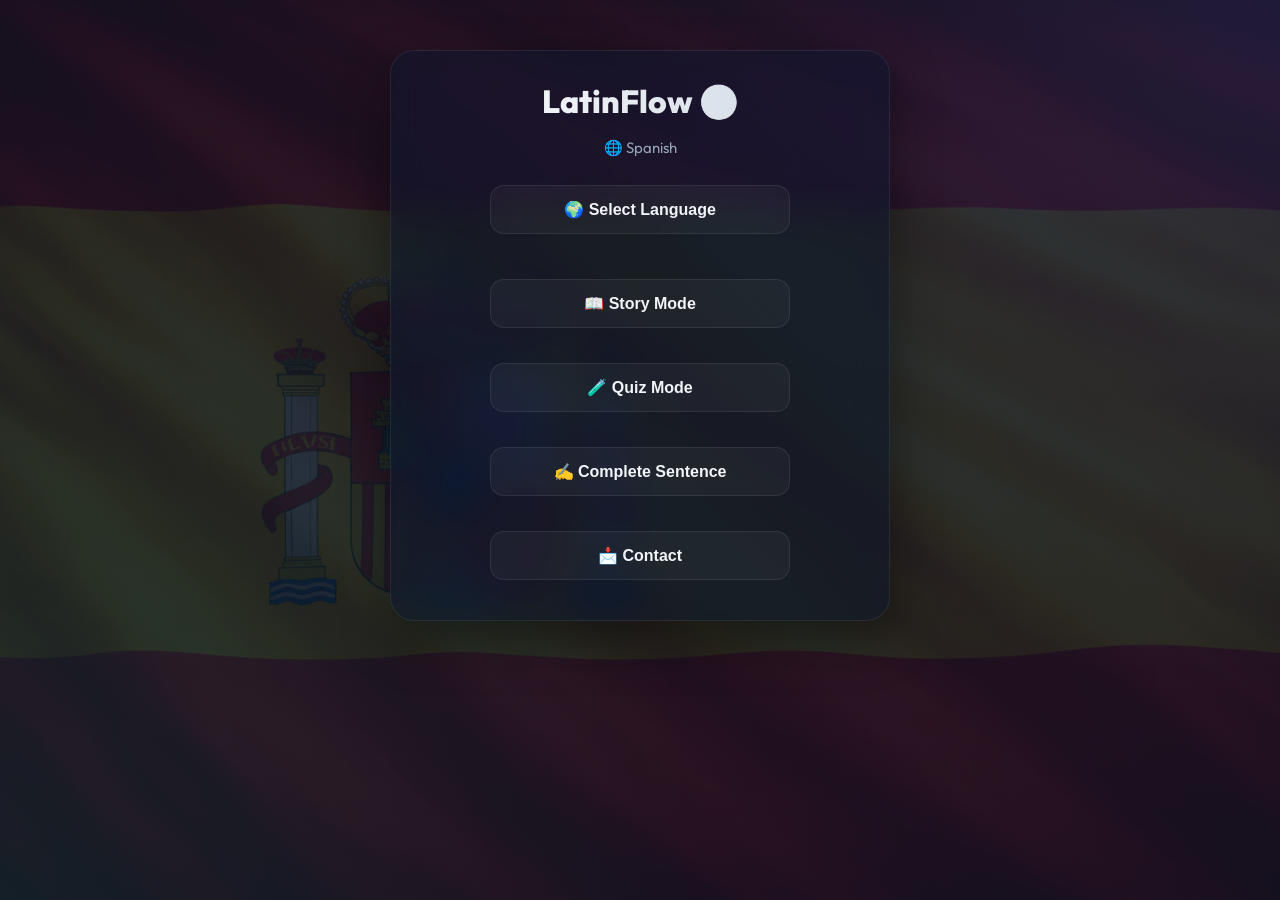
<file: index.html>
<!DOCTYPE html>
<html lang="en">
<head>
  <link rel="manifest" href="manifest.json">
  <link rel="icon" type="image/png" href="images/favicon.png">
  <meta name="apple-mobile-web-app-capable" content="yes">
  <meta name="apple-mobile-web-app-status-bar-style" content="black-translucent">
  <meta name="theme-color" content="#0f172a">
  <meta name="viewport" content="width=device-width, initial-scale=1.0">
  <title>LatinFlow</title>
  <link rel="stylesheet" href="style.css">
</head>
<body>
  <div class="flag-bg"></div>
<div class="overlay"></div>

  <div class="container">

    <!-- TITLE -->
    <h1>LatinFlow 🌍</h1>

    <!-- CURRENT LANGUAGE -->
    <p id="currentLang" class="current-lang">🌐 Loading...</p>

    <!-- SELECT LANGUAGE -->
    <button class="menu-btn" onclick="goTo('language.html')">
      🌍 Select Language
    </button>

    <!-- MAIN FEATURES -->
    <div class="level-buttons">

      <button onclick="goTo('stories.html')">
        📖 Story Mode
      </button>

      <button onclick="goTo('quiz.html')">
        🧪 Quiz Mode
      </button>

      <button onclick="goTo('sentence.html')">
        ✍️ Complete Sentence
      </button>

      <button onclick="goTo('contact.html')">
        📩 Contact
      </button>

    </div>

  </div>

  <!-- IMPORTANT -->
 <script src="config.js"></script>
<script src="script.js"></script>

  <script>
    // ===== INIT =====
    async function init() {

      const data = await loadLanguageData();

      const langName = data.language || currentLanguage || "Language";

      document.getElementById("currentLang").innerText =
        "🌐 " + capitalize(langName);
    }

    init();

    // ===== NAVIGATION =====
    function goTo(path) {
  window.location.href = path;
}

    function capitalize(str) {
      return str.charAt(0).toUpperCase() + str.slice(1);
    }
  </script>

</body>
</html>
</file>
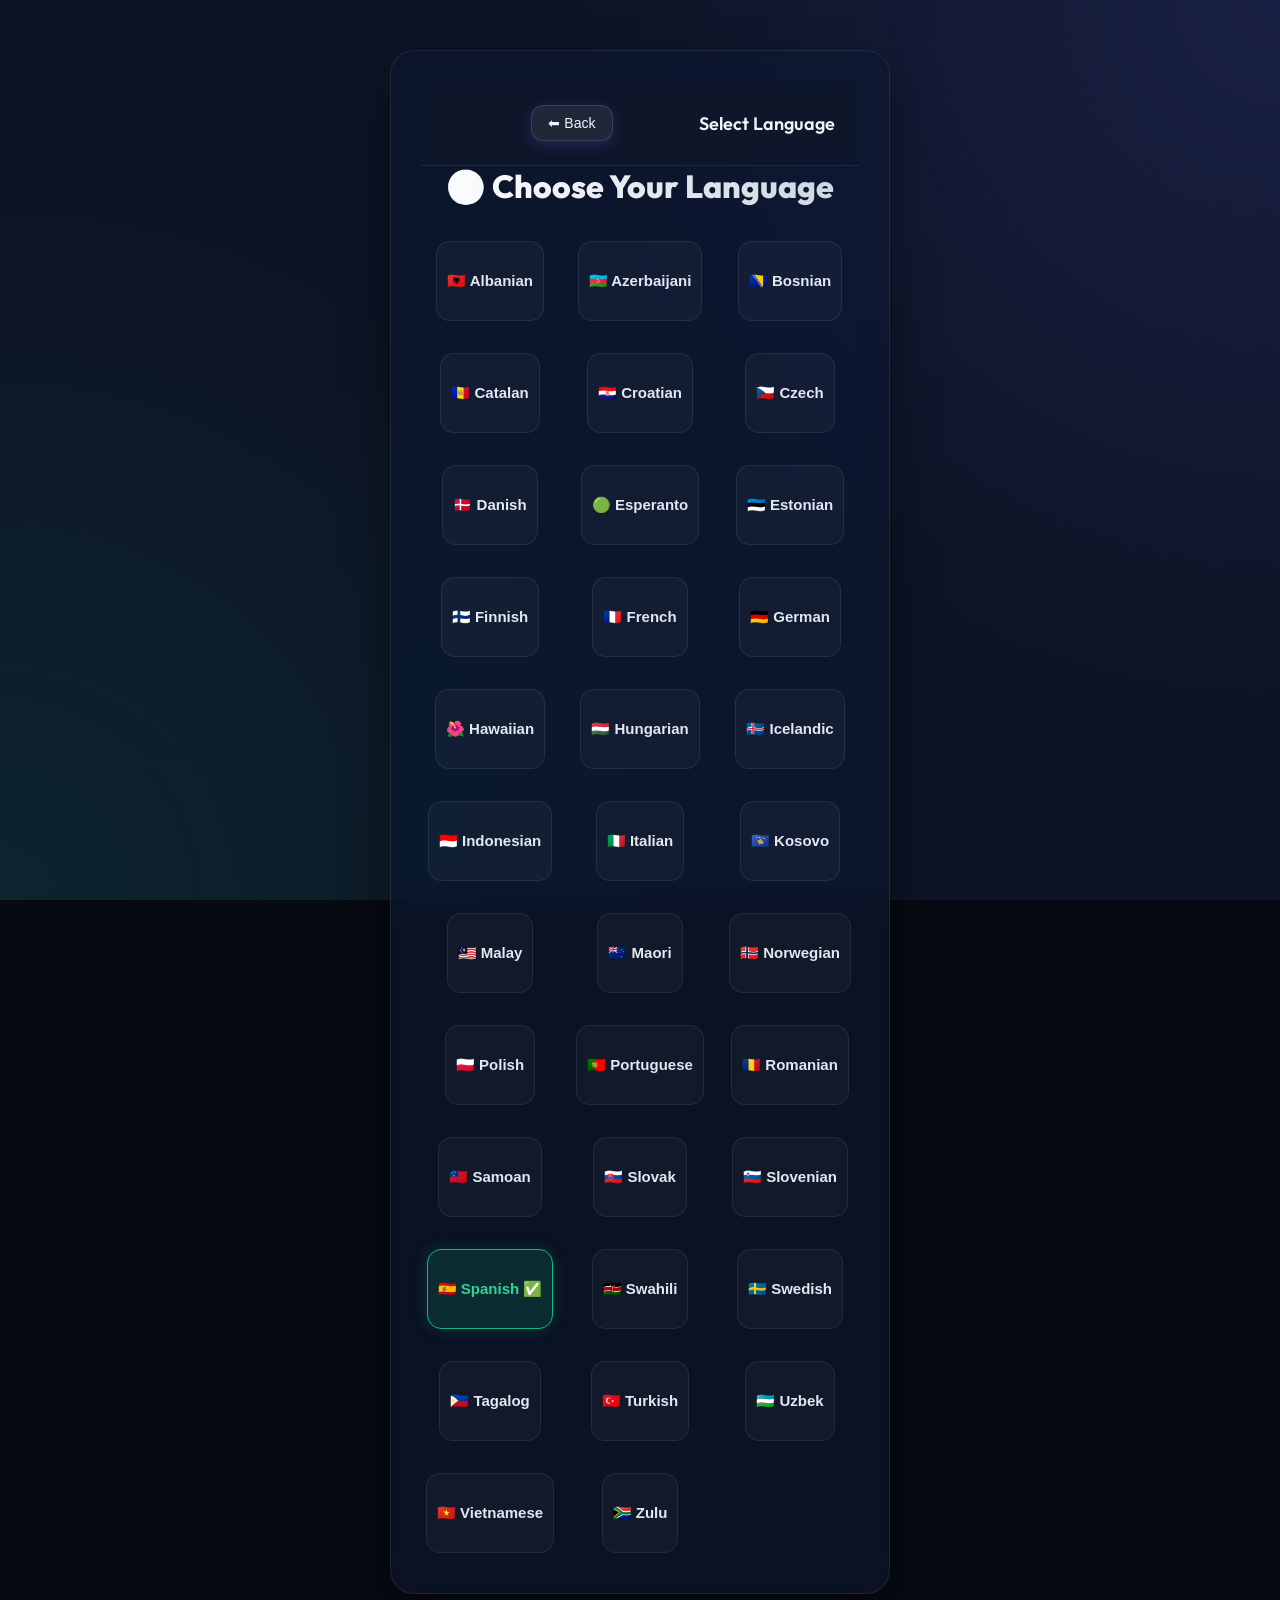
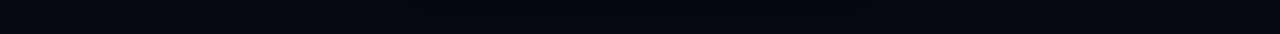
<file: language.html>
<!DOCTYPE html>
<html lang="en">
<head>
  <link rel="manifest" href="manifest.json">
  <link rel="icon" type="image/png" href="images/favicon.png">
  <meta name="apple-mobile-web-app-capable" content="yes">
  <meta name="apple-mobile-web-app-status-bar-style" content="black-translucent">
  <meta name="theme-color" content="#0f172a">
  <meta name="viewport" content="width=device-width, initial-scale=1.0">
  <title>Select Language | LatinFlow</title>
  <link rel="stylesheet" href="style.css">
</head>
<body>

<div class="container">

  <!-- TOP BAR -->
  <div class="topbar">
    <button class="back-btn" onclick="goBack()">⬅ Back</button>
    <h2>Select Language</h2>
  </div>

  <h1>🌍 Choose Your Language</h1>

  <div id="langGrid" class="lang-grid"></div>

</div>

<script src="config.js"></script>
<script src="language.js"></script>

<script>
function goBack() {
  window.history.back();
}
</script>

</body>
</html>
</file>
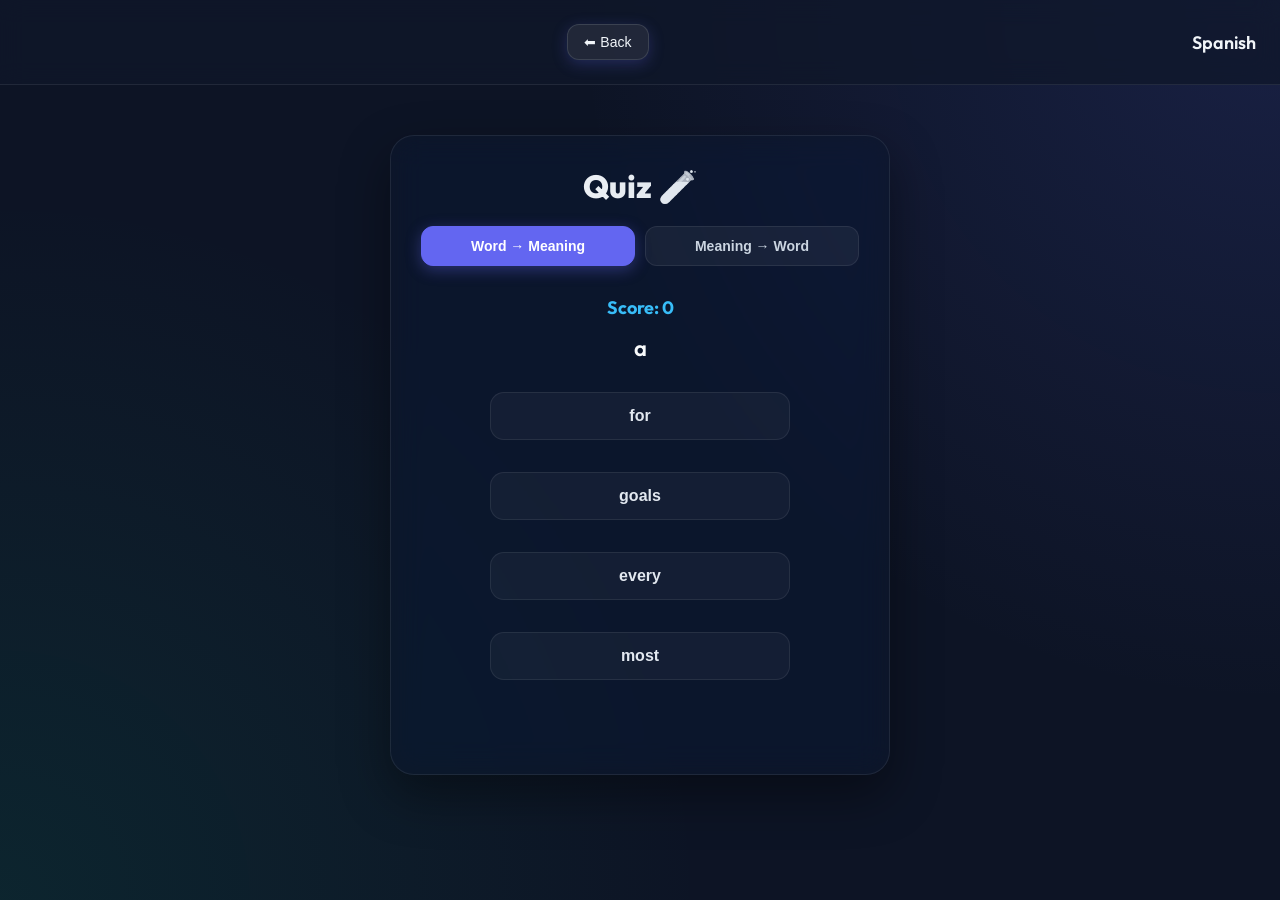
<file: quiz.html>
<!DOCTYPE html>
<html lang="en">
<head>
  <link rel="manifest" href="manifest.json">
  <link rel="icon" type="image/png" href="images/favicon.png">
  <meta name="apple-mobile-web-app-capable" content="yes">
  <meta name="apple-mobile-web-app-status-bar-style" content="black-translucent">
  <meta name="theme-color" content="#0f172a">
  <meta charset="UTF-8">
  <meta name="viewport" content="width=device-width, initial-scale=1.0">
  <title>Quiz | LatinFlow</title>
  <link rel="stylesheet" href="style.css">
</head>
<body>

<div class="topbar">
  <button class="back-btn" onclick="goBack()">⬅ Back</button>
  <h2 id="langTitle">Loading...</h2>
</div>

<div class="container">
  <h1>Quiz 🧪</h1>

  <!-- QUIZ TYPES -->
  <div class="quiz-types">
    <button id="quiztype-wordToMeaning" onclick="changeQuizType('wordToMeaning')">Word → Meaning</button>
    <button id="quiztype-meaningToWord" onclick="changeQuizType('meaningToWord')">Meaning → Word</button>
  </div>

  <h2 id="score">Score: 0</h2>

  <h2 id="question">...</h2>

  <div id="options"></div>

  <p id="result"></p>

  <button id="nextBtn" onclick="nextQuestion()" style="display:none;">
    Next
  </button>
</div>

<script src="config.js"></script>
<script src="quiz.js"></script>

<script>
function goBack() {
  window.history.back();
}
</script>

</body>
</html>
</file>
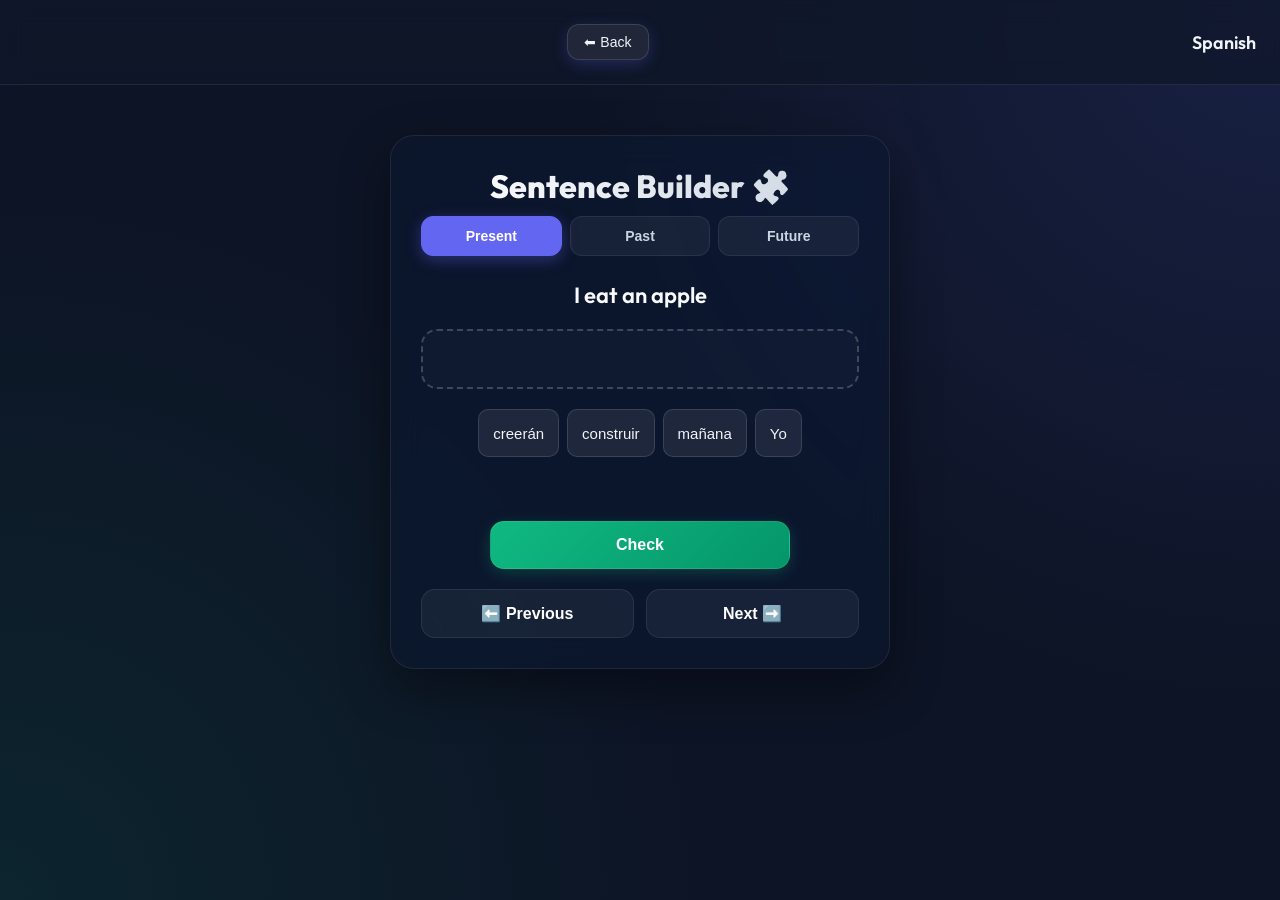
<file: sentence.html>
<!DOCTYPE html>
<html lang="en">
<head>
  <link rel="manifest" href="manifest.json">
  <link rel="icon" type="image/png" href="images/favicon.png">
  <meta name="apple-mobile-web-app-capable" content="yes">
  <meta name="apple-mobile-web-app-status-bar-style" content="black-translucent">
  <meta name="theme-color" content="#0f172a">
  <meta name="viewport" content="width=device-width, initial-scale=1.0">
  <title>Sentence Builder | LatinFlow</title>
  <link rel="stylesheet" href="style.css">
</head>
<body>

<div class="topbar">
  <button class="back-btn" onclick="goBack()">⬅ Back</button>
  <h2 id="langTitle">Loading...</h2>
</div>

<div class="container">

  <h1>Sentence Builder 🧩</h1>

  <!-- TENSE SELECT -->
  <div class="tense-buttons">
    <button id="tense-present" onclick="changeTense('present')">Present</button>
    <button id="tense-past" onclick="changeTense('past')">Past</button>
    <button id="tense-future" onclick="changeTense('future')">Future</button>
  </div>

  <!-- ENGLISH SENTENCE -->
  <h2 id="englishSentence">Loading...</h2>

  <!-- SELECTED WORDS -->
  <div id="selectedWords" class="drop-zone"></div>

  <!-- WORD BANK -->
  <div id="wordBank" class="word-bank"></div>

  <p id="result"></p>

  <!-- ACTIONS -->
  <button class="action-btn" onclick="checkSentence()">Check</button>

  <div class="nav-buttons">
    <button onclick="prevSentence()">⬅️ Previous</button>
    <button onclick="nextSentence()">Next ➡️</button>
  </div>

</div>

<script src="config.js"></script>
<script src="sentence.js"></script>

<script>
function goBack() {
  window.history.back();
}
</script>

</body>
</html>
</file>
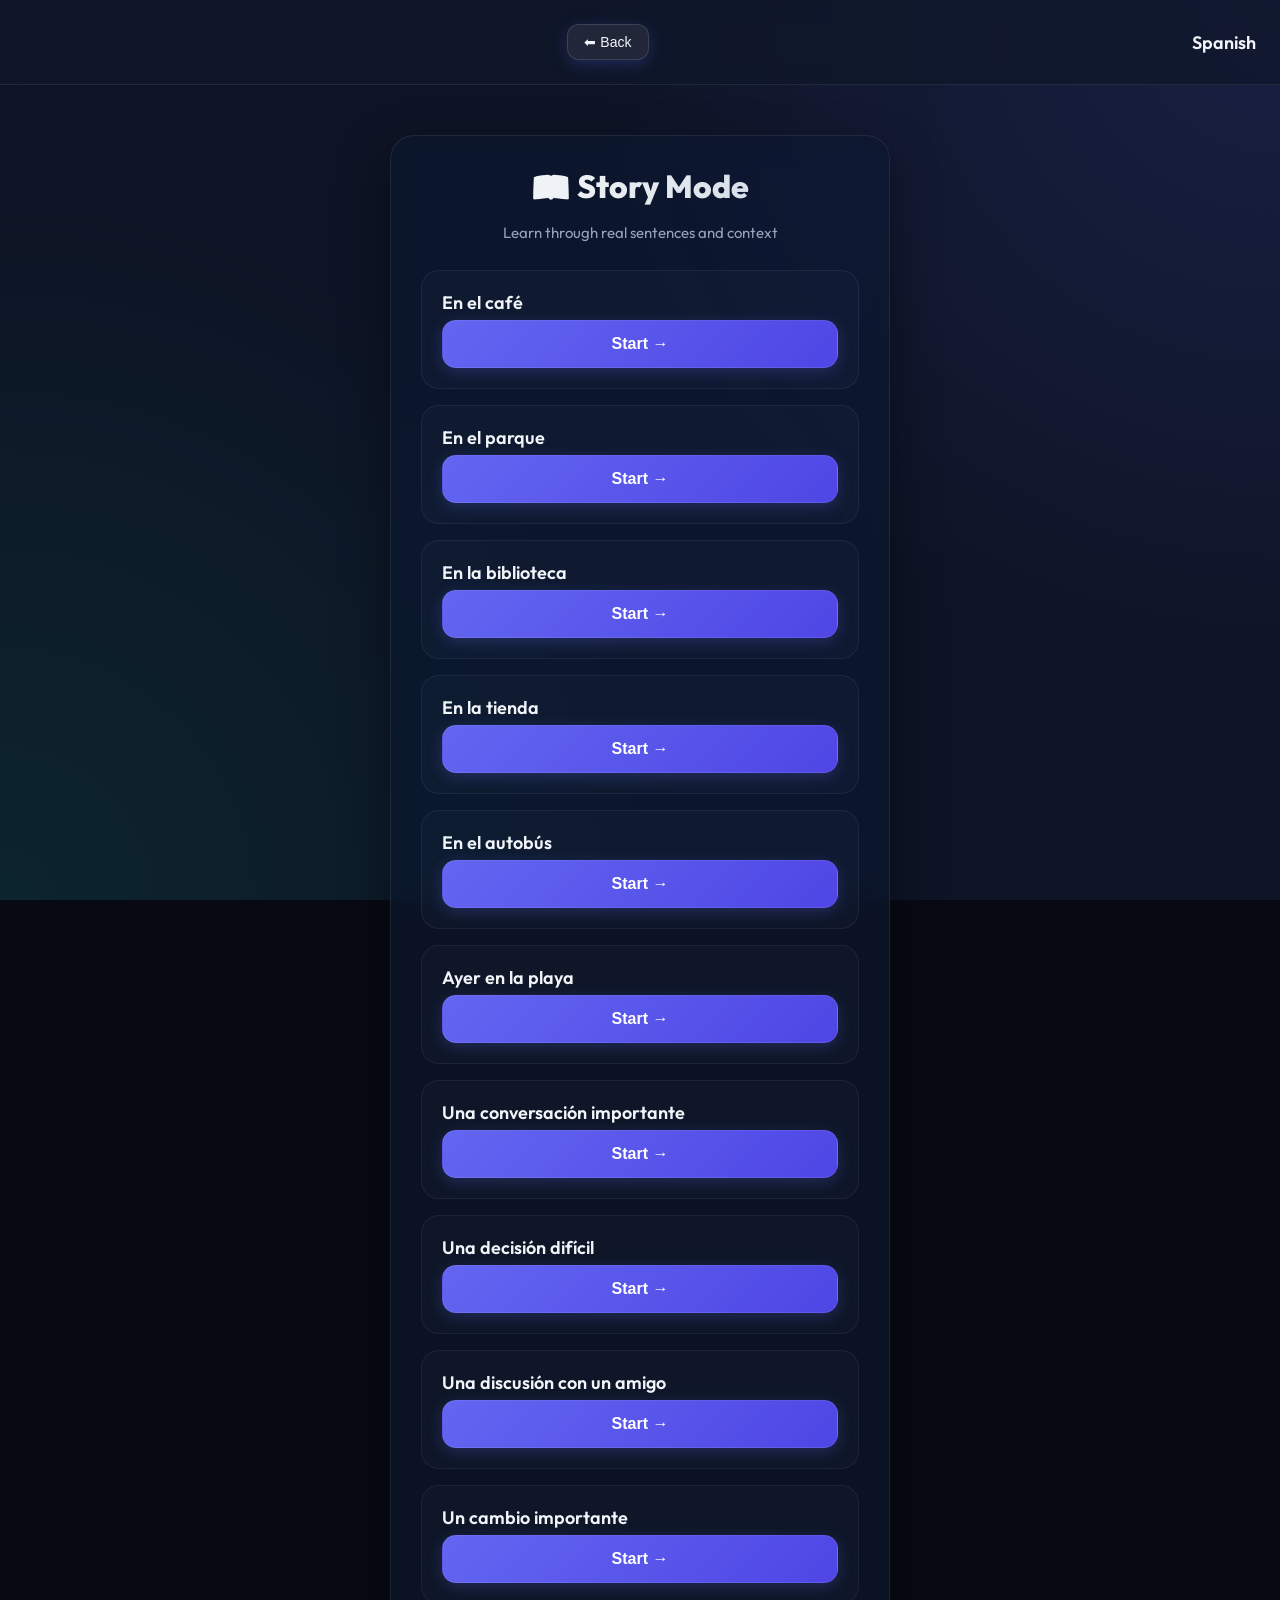
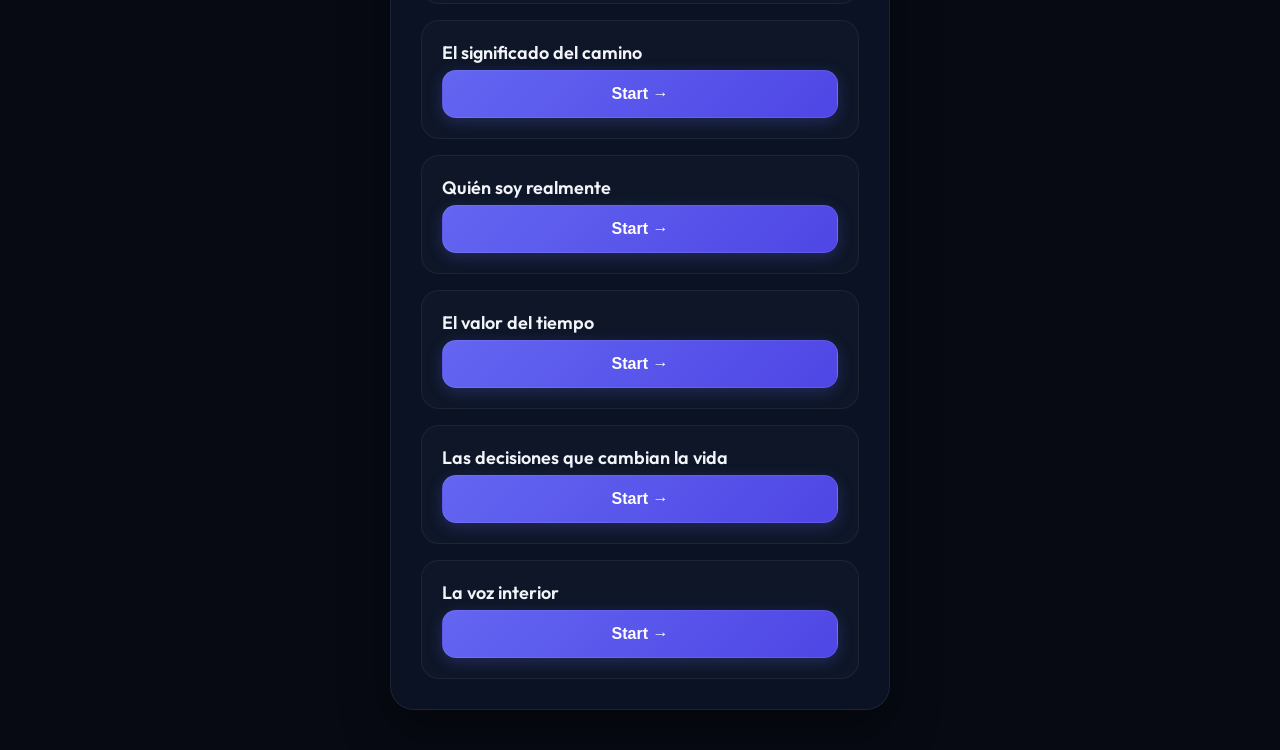
<file: stories.html>
<!DOCTYPE html>
<html lang="en">
<head>
  <link rel="manifest" href="manifest.json">
  <link rel="icon" type="image/png" href="images/favicon.png">
  <meta name="apple-mobile-web-app-capable" content="yes">
  <meta name="apple-mobile-web-app-status-bar-style" content="black-translucent">
  <meta name="theme-color" content="#0f172a">
  <meta name="viewport" content="width=device-width, initial-scale=1.0">
  <title>Stories | LatinFlow</title>
  <link rel="stylesheet" href="style.css">
</head>
<body>

<div class="topbar">
  <button class="back-btn" onclick="goBack()">⬅ Back</button>
  <h2 id="langTitle">Loading...</h2>
</div>

<div class="container">
  <h1>📖 Story Mode</h1>

  <p class="subtitle">Learn through real sentences and context</p>

  <div id="storyList" class="story-list">
    <p>Loading stories...</p>
  </div>
</div>

<script src="config.js"></script>
<script src="stories.js"></script>

<script>
function goBack() {
  window.history.back();
}
</script>

</body>
</html>
</file>
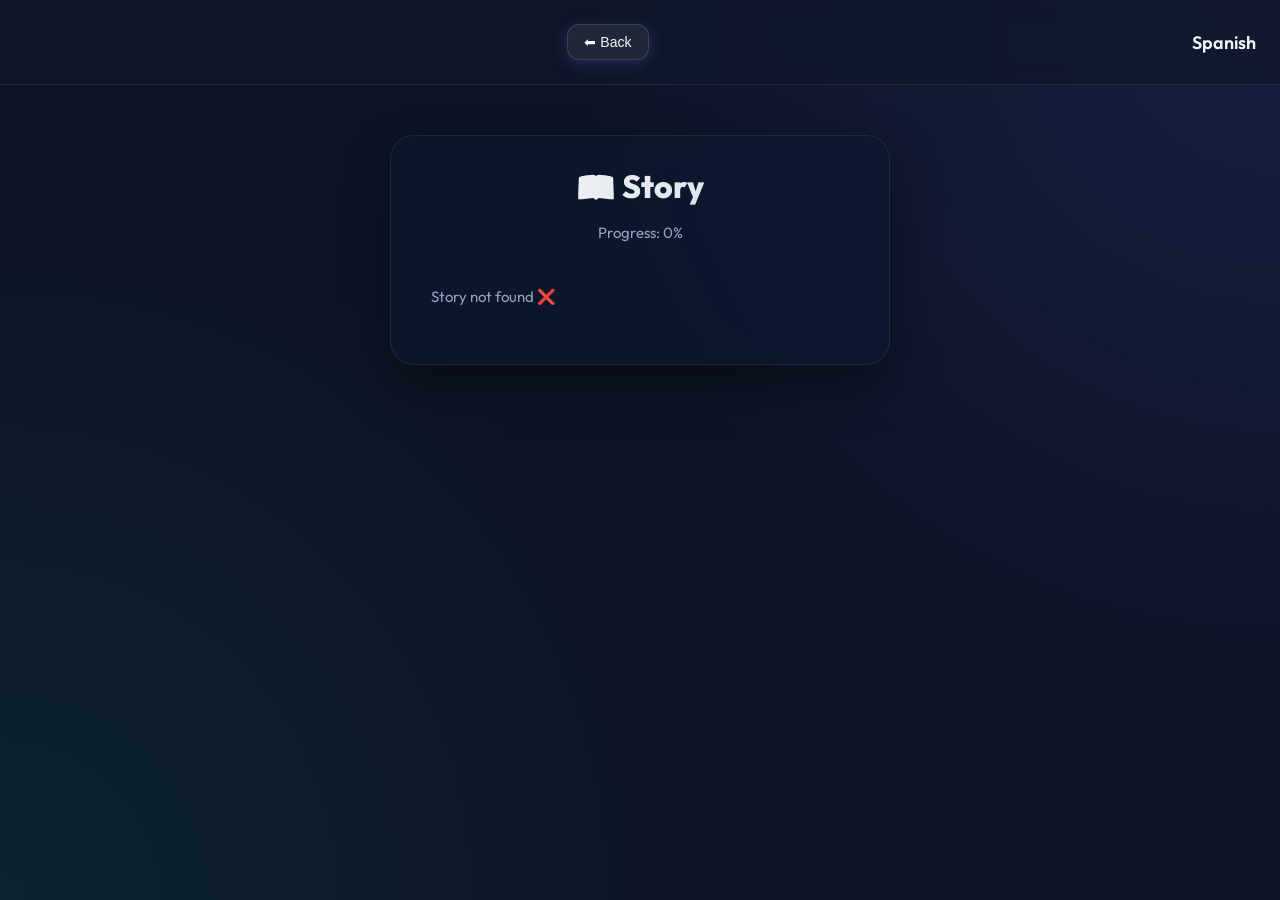
<file: storyViewer.html>
<!DOCTYPE html>
<html lang="en">
<head>
  <link rel="manifest" href="manifest.json">
  <link rel="icon" type="image/png" href="images/favicon.png">
  <meta name="apple-mobile-web-app-capable" content="yes">
  <meta name="apple-mobile-web-app-status-bar-style" content="black-translucent">
  <meta name="theme-color" content="#0f172a">
  <meta name="viewport" content="width=device-width, initial-scale=1.0">
  <title>Story | LatinFlow</title>
  <link rel="stylesheet" href="style.css">
</head>
<body>

<!-- TOP BAR -->
<div class="topbar">
  <button class="back-btn" onclick="goBack()">⬅ Back</button>
  <h2 id="langTitle">Loading...</h2>
</div>

<div class="container">
  <h1 id="storyTitle">📖 Story</h1>

  <!-- PROGRESS -->
  <p id="progress">Progress: 0%</p>

  <!-- STORY CONTENT -->
  <div id="storyContainer" class="story-container"></div>
</div>

<!-- POPUP -->
<div id="popup" class="popup"></div>

<!-- SCRIPTS -->
<script src="config.js"></script>
<script src="storyViewer.js"></script>

<script>
function goBack() {
  window.history.back();
}
</script>

</body>
</html>
</file>
<file: style.css>
@import url('https://fonts.googleapis.com/css2?family=Outfit:wght@300;400;500;600;700;800&display=swap');

/* ===== GLOBAL ===== */
body {
  margin: 0;
  padding: 0;
  font-family: 'Outfit', 'Segoe UI', system-ui, -apple-system, sans-serif;
  color: #f8fafc;
  background-color: #070a13;
  min-height: 100dvh;
  display: flex;
  flex-direction: column;
  overflow-x: hidden;
  position: relative;
}

/* Flag backgrounds */
.flag-bg {
  position: fixed;
  top: 0;
  left: 0;
  width: 100%;
  height: 100%;
  background-size: cover;
  background-position: center;
  z-index: -2;
  transition: opacity 0.5s ease;
}

.overlay {
  position: fixed;
  top: 0;
  left: 0;
  width: 100%;
  height: 100%;
  background: rgba(0, 0, 0, 0.15);
  z-index: -1;
}

body::before {
  content: "";
  position: fixed;
  top: 0;
  left: 0;
  width: 100%;
  height: 100%;
  background: radial-gradient(circle at top right, rgba(99, 102, 241, 0.15), transparent 45%),
              radial-gradient(circle at bottom left, rgba(16, 185, 129, 0.1), transparent 45%),
              rgba(15, 23, 42, 0.85);
  z-index: -1;
}

/* ===== CONTAINER ===== */
.container {
  width: 90%;
  max-width: 500px;
  margin: 50px auto 40px auto;
  background: rgba(15, 23, 42, 0.65);
  backdrop-filter: blur(16px) saturate(180%);
  -webkit-backdrop-filter: blur(16px) saturate(180%);
  border: 1px solid rgba(255, 255, 255, 0.08);
  border-radius: 24px;
  padding: 30px;
  box-shadow: 0 20px 50px rgba(0, 0, 0, 0.4);
  text-align: center;
  animation: fadeIn 0.45s ease-out;
  box-sizing: border-box;
}

/* ===== TOP BAR ===== */
.topbar {
  display: flex;
  justify-content: space-between;
  align-items: center;
  background: rgba(15, 23, 42, 0.75);
  backdrop-filter: blur(12px);
  -webkit-backdrop-filter: blur(12px);
  padding: 14px 24px;
  border-bottom: 1px solid rgba(255, 255, 255, 0.08);
  position: sticky;
  top: 0;
  z-index: 100;
}

.topbar h2 {
  margin: 0;
  font-size: 18px;
  font-weight: 600;
  color: #f1f5f9;
}

/* ===== HEADINGS & TEXT ===== */
h1 {
  font-size: clamp(24px, 5vw, 32px);
  font-weight: 800;
  margin-top: 0;
  margin-bottom: 10px;
  background: linear-gradient(to right, #ffffff, #cbd5e1);
  -webkit-background-clip: text;
  -webkit-text-fill-color: transparent;
}

h2 {
  margin-top: 15px;
  font-size: clamp(18px, 4vw, 22px);
  font-weight: 600;
}

p {
  font-size: 15px;
  line-height: 1.6;
  color: #94a3b8;
}

.subtitle {
  color: #94a3b8;
  margin-bottom: 25px;
}

/* ===== BUTTONS ===== */
button {
  display: inline-flex;
  align-items: center;
  justify-content: center;
  width: 100%;
  max-width: 300px;
  padding: 14px 24px;
  margin: 10px auto;
  font-size: 16px;
  font-weight: 600;
  border: 1px solid rgba(255, 255, 255, 0.08);
  border-radius: 14px;
  cursor: pointer;
  background: linear-gradient(135deg, #6366f1, #4f46e5);
  color: white;
  box-shadow: 0 4px 15px rgba(99, 102, 241, 0.25);
  transition: all 0.2s cubic-bezier(0.4, 0, 0.2, 1);
  min-height: 48px;
}

button:hover {
  transform: translateY(-2px);
  box-shadow: 0 8px 25px rgba(99, 102, 241, 0.4);
  background: linear-gradient(135deg, #818cf8, #6366f1);
}

button:active {
  transform: scale(0.97) translateY(0);
}

/* Menu Specific */
.level-buttons {
  display: flex;
  flex-direction: column;
  align-items: center;
  gap: 15px;
  margin-top: 25px;
  width: 100%;
}

.level-buttons button, .menu-btn {
  background: rgba(255, 255, 255, 0.04);
  border: 1px solid rgba(255, 255, 255, 0.08);
  color: #f1f5f9;
  box-shadow: none;
}

.level-buttons button:hover, .menu-btn:hover {
  background: rgba(255, 255, 255, 0.08);
  border-color: rgba(255, 255, 255, 0.2);
  box-shadow: 0 4px 15px rgba(0, 0, 0, 0.2);
  color: #ffffff;
}

/* Back Button */
.back-btn {
  background: rgba(255, 255, 255, 0.08);
  border: 1px solid rgba(255, 255, 255, 0.12);
  color: #f1f5f9;
  width: auto;
  padding: 8px 16px;
  border-radius: 12px;
  font-size: 14px;
  font-weight: 500;
  cursor: pointer;
  transition: all 0.2s cubic-bezier(0.4, 0, 0.2, 1);
  min-height: 36px;
}

.back-btn:hover {
  background: rgba(255, 255, 255, 0.15);
  transform: translateX(-2px);
}

.back-btn:active {
  transform: scale(0.95) translateX(-2px);
}

/* ===== LANGUAGE GRID ===== */
.lang-grid {
  display: grid;
  grid-template-columns: repeat(auto-fill, minmax(130px, 1fr));
  gap: 12px;
  margin-top: 25px;
  width: 100%;
}

.lang-grid button {
  max-width: none;
  width: auto;
  padding: 14px 10px;
  font-size: 15px;
  font-weight: 550;
  border-radius: 14px;
  background: rgba(255, 255, 255, 0.03);
  border: 1px solid rgba(255, 255, 255, 0.08);
  color: #e2e8f0;
  cursor: pointer;
  transition: all 0.2s cubic-bezier(0.4, 0, 0.2, 1);
  box-shadow: none;
  display: flex;
  flex-direction: column;
  align-items: center;
  gap: 8px;
  min-height: 80px;
  justify-content: center;
}

.lang-grid button:hover {
  background: rgba(99, 102, 241, 0.15);
  border-color: #6366f1;
  color: white;
  transform: translateY(-3px);
  box-shadow: 0 8px 20px rgba(99, 102, 241, 0.15);
}

.lang-grid button.active-lang {
  background: rgba(16, 185, 129, 0.15);
  border: 1.5px solid #10b981;
  color: #34d399;
  box-shadow: 0 0 15px rgba(16, 185, 129, 0.2);
}

/* ===== QUIZ ===== */
.quiz-types {
  display: flex;
  justify-content: center;
  gap: 10px;
  flex-wrap: wrap;
  margin-bottom: 20px;
  width: 100%;
}

.quiz-types button {
  width: auto;
  flex: 1;
  min-width: 130px;
  padding: 10px 16px;
  background: rgba(255, 255, 255, 0.05);
  border: 1px solid rgba(255, 255, 255, 0.08);
  color: #cbd5e1;
  font-size: 14px;
  border-radius: 12px;
  box-shadow: none;
  min-height: 40px;
}

.quiz-types button:hover {
  background: rgba(255, 255, 255, 0.1);
  color: white;
  transform: translateY(-1px);
}

.quiz-types button.active-quiz-type {
  background: #6366f1;
  border-color: #6366f1;
  color: white;
  box-shadow: 0 4px 15px rgba(99, 102, 241, 0.35);
}

#options {
  display: flex;
  flex-direction: column;
  align-items: center;
  gap: 12px;
  width: 100%;
  margin-top: 20px;
}

#options button {
  background: rgba(255, 255, 255, 0.04);
  border: 1px solid rgba(255, 255, 255, 0.08);
  color: #e2e8f0;
  box-shadow: none;
}

#options button:hover:not(:disabled) {
  background: rgba(99, 102, 241, 0.15);
  border-color: #6366f1;
  color: white;
  transform: translateY(-2px);
  box-shadow: 0 4px 15px rgba(99, 102, 241, 0.25);
}

#options button:disabled {
  opacity: 0.6;
  cursor: not-allowed;
}

#score {
  font-size: 18px;
  font-weight: 700;
  color: #38bdf8;
  margin: 10px 0;
}

/* ===== STORY LIST ===== */
.story-list {
  display: flex;
  flex-direction: column;
  gap: 16px;
  margin-top: 20px;
}

.story-card {
  background: rgba(255, 255, 255, 0.02);
  border: 1px solid rgba(255, 255, 255, 0.06);
  padding: 20px;
  border-radius: 18px;
  text-align: left;
  transition: all 0.25s ease;
}

.story-card:hover {
  background: rgba(255, 255, 255, 0.05);
  border-color: rgba(255, 255, 255, 0.15);
  transform: translateY(-2px);
  box-shadow: 0 10px 25px rgba(0, 0, 0, 0.25);
}

.story-card h3 {
  margin: 0 0 6px 0;
  font-size: 18px;
  font-weight: 600;
  color: #f1f5f9;
}

.story-card p {
  margin: 0 0 16px 0;
  font-size: 14px;
  color: #94a3b8;
  line-height: 1.5;
}

.story-card button {
  width: 100%;
  max-width: none;
  margin: 0;
}

/* ===== STORY VIEWER ===== */
.story-container {
  line-height: 2.2;
  font-size: 19px;
  text-align: justify;
  color: #e2e8f0;
  padding: 10px;
  margin-top: 15px;
}

.word {
  margin: 2px 3px;
  padding: 2px 6px;
  display: inline-block;
  border-radius: 6px;
  cursor: pointer;
  border-bottom: 2px dotted rgba(255, 255, 255, 0.25);
  transition: all 0.15s ease;
}

.word:hover {
  background: rgba(99, 102, 241, 0.2);
  border-bottom-color: #6366f1;
  color: white;
}

.word.learned {
  color: #10b981;
  border-bottom-color: #10b981;
  font-weight: 550;
}

/* ===== POPUP ===== */
#popup {
  position: fixed;
  background: rgba(15, 23, 42, 0.95);
  backdrop-filter: blur(12px);
  -webkit-backdrop-filter: blur(12px);
  border: 1px solid rgba(255, 255, 255, 0.15);
  color: white;
  padding: 12px 16px;
  border-radius: 12px;
  display: none;
  z-index: 1000;
  transform: translate(-50%, -100%);
  max-width: 250px;
  font-size: 14px;
  box-shadow: 0 10px 30px rgba(0, 0, 0, 0.5);
  text-align: center;
  line-height: 1.4;
}

#popup::after {
  content: "";
  position: absolute;
  bottom: -6px;
  left: 50%;
  transform: translateX(-50%) rotate(45deg);
  width: 12px;
  height: 12px;
  background: rgba(15, 23, 42, 0.95);
  border-right: 1px solid rgba(255, 255, 255, 0.15);
  border-bottom: 1px solid rgba(255, 255, 255, 0.15);
}

/* ===== CONTACT ===== */
.contact-form {
  display: flex;
  flex-direction: column;
  gap: 14px;
  margin-top: 20px;
}

.contact-form input,
.contact-form textarea {
  width: 100%;
  padding: 14px;
  margin: 0;
  border-radius: 12px;
  border: 1px solid rgba(255, 255, 255, 0.1);
  background: rgba(255, 255, 255, 0.04);
  color: white;
  font-family: inherit;
  font-size: 15px;
  box-sizing: border-box;
  transition: all 0.2s ease;
}

.contact-form input:focus,
.contact-form textarea:focus {
  border-color: #6366f1;
  background: rgba(255, 255, 255, 0.07);
  outline: none;
  box-shadow: 0 0 10px rgba(99, 102, 241, 0.2);
}

.contact-form textarea {
  min-height: 120px;
  resize: vertical;
}

.contact-btn {
  margin-top: 10px;
  background: linear-gradient(135deg, #10b981, #059669);
  box-shadow: 0 4px 15px rgba(16, 185, 129, 0.25);
}

.contact-btn:hover {
  background: linear-gradient(135deg, #34d399, #10b981);
  box-shadow: 0 8px 25px rgba(16, 185, 129, 0.4);
}

/* ===== SENTENCE BUILDER ===== */
.tense-buttons {
  display: flex;
  justify-content: center;
  gap: 8px;
  margin-bottom: 25px;
  width: 100%;
}

.tense-buttons button {
  width: auto;
  flex: 1;
  padding: 10px 16px;
  background: rgba(255, 255, 255, 0.05);
  border: 1px solid rgba(255, 255, 255, 0.08);
  color: #cbd5e1;
  font-size: 14px;
  border-radius: 12px;
  box-shadow: none;
  margin: 0;
  min-height: 40px;
}

.tense-buttons button:hover {
  background: rgba(255, 255, 255, 0.1);
  color: white;
  transform: translateY(-1px);
}

.tense-buttons button.active-tense {
  background: #6366f1;
  border-color: #6366f1;
  color: white;
  box-shadow: 0 4px 15px rgba(99, 102, 241, 0.35);
}

.drop-zone {
  min-height: 60px;
  border: 2px dashed rgba(255, 255, 255, 0.2);
  background: rgba(255, 255, 255, 0.02);
  border-radius: 16px;
  padding: 12px;
  margin: 20px 0;
  font-size: 18px;
  display: flex;
  flex-wrap: wrap;
  gap: 8px;
  align-items: center;
  justify-content: center;
  transition: all 0.3s ease;
  box-sizing: border-box;
}

.drop-zone:hover {
  border-color: rgba(99, 102, 241, 0.5);
  background: rgba(99, 102, 241, 0.02);
}

.selected-word {
  margin: 0;
  padding: 8px 14px;
  background: #6366f1;
  color: white;
  border-radius: 10px;
  font-size: 15px;
  font-weight: 500;
  cursor: pointer;
  display: inline-flex;
  align-items: center;
  box-shadow: 0 4px 10px rgba(99, 102, 241, 0.2);
  transition: all 0.2s ease;
  border: 1px solid rgba(255, 255, 255, 0.1);
}

.selected-word:hover {
  background: #ef4444;
  transform: scale(0.95);
  box-shadow: 0 4px 10px rgba(239, 68, 68, 0.3);
}

.word-bank {
  margin-top: 20px;
  display: flex;
  flex-wrap: wrap;
  gap: 8px;
  justify-content: center;
  min-height: 48px;
}

.word-bank button {
  width: auto;
  max-width: none;
  margin: 0;
  padding: 8px 14px;
  background: rgba(255, 255, 255, 0.08);
  border: 1px solid rgba(255, 255, 255, 0.12);
  color: #f1f5f9;
  font-size: 15px;
  font-weight: 500;
  border-radius: 10px;
  box-shadow: none;
  min-height: 40px;
}

.word-bank button:hover {
  background: rgba(255, 255, 255, 0.18);
  border-color: rgba(255, 255, 255, 0.3);
  transform: translateY(-2px);
}

.nav-buttons {
  display: flex;
  justify-content: space-between;
  gap: 12px;
  width: 100%;
}

.nav-buttons button {
  width: auto;
  flex: 1;
  margin: 0;
  background: rgba(255, 255, 255, 0.05);
  border-color: rgba(255, 255, 255, 0.08);
  box-shadow: none;
}

.nav-buttons button:hover {
  background: rgba(255, 255, 255, 0.1);
  border-color: rgba(255, 255, 255, 0.15);
}

.action-btn {
  background: linear-gradient(135deg, #10b981, #059669);
  box-shadow: 0 4px 15px rgba(16, 185, 129, 0.25);
  margin-bottom: 20px;
}

.action-btn:hover {
  background: linear-gradient(135deg, #34d399, #10b981);
  box-shadow: 0 8px 25px rgba(16, 185, 129, 0.4);
}

#result {
  font-size: 16px;
  font-weight: 600;
  margin: 15px 0;
  min-height: 24px;
}

/* ===== FORM BOX ===== */
.form-box {
  background: rgba(255, 255, 255, 0.02);
  border: 1px solid rgba(255, 255, 255, 0.06);
  padding: 20px;
  border-radius: 16px;
  margin: 20px 0;
  text-align: center;
}

.form-box h4 {
  color: #818cf8;
  margin: 0 0 8px 0;
  font-size: 14px;
  text-transform: uppercase;
  letter-spacing: 0.05em;
}

.big {
  font-size: clamp(24px, 5vw, 36px);
  font-weight: 700;
  color: white;
}

/* ===== ANIMATIONS ===== */
@keyframes fadeIn {
  from {
    opacity: 0;
    transform: translateY(15px);
  }
  to {
    opacity: 1;
    transform: translateY(0);
  }
}

.correct-pulse {
  animation: pulseGreen 0.5s ease-out;
}

.incorrect-shake {
  animation: shakeRed 0.4s ease-out;
}

@keyframes pulseGreen {
  0% { box-shadow: 0 0 0 0 rgba(16, 185, 129, 0.6), 0 20px 50px rgba(0, 0, 0, 0.4); }
  50% { box-shadow: 0 0 0 15px rgba(16, 185, 129, 0), 0 20px 50px rgba(0, 0, 0, 0.4); }
  100% { box-shadow: 0 0 0 0 rgba(16, 185, 129, 0), 0 20px 50px rgba(0, 0, 0, 0.4); }
}

@keyframes shakeRed {
  0%, 100% { transform: translateX(0); }
  20%, 60% { transform: translateX(-8px); }
  40%, 80% { transform: translateX(8px); }
}

/* ===== MOBILE ===== */
@media (max-width: 480px) {
  .container {
    margin: 25px auto;
    padding: 20px;
    border-radius: 20px;
  }

  h1 {
    font-size: 22px;
  }

  button {
    font-size: 15px;
    padding: 12px 20px;
  }

  .lang-grid {
    grid-template-columns: repeat(auto-fill, minmax(110px, 1fr));
    gap: 10px;
  }

  .lang-grid button {
    font-size: 13px;
    min-height: 70px;
    padding: 10px 6px;
  }

  .word {
    font-size: 17px;
    padding: 2px 4px;
  }
  
  .tense-buttons button, .quiz-types button {
    font-size: 13px;
    padding: 8px 12px;
    min-width: 100px;
  }
}
</file>
